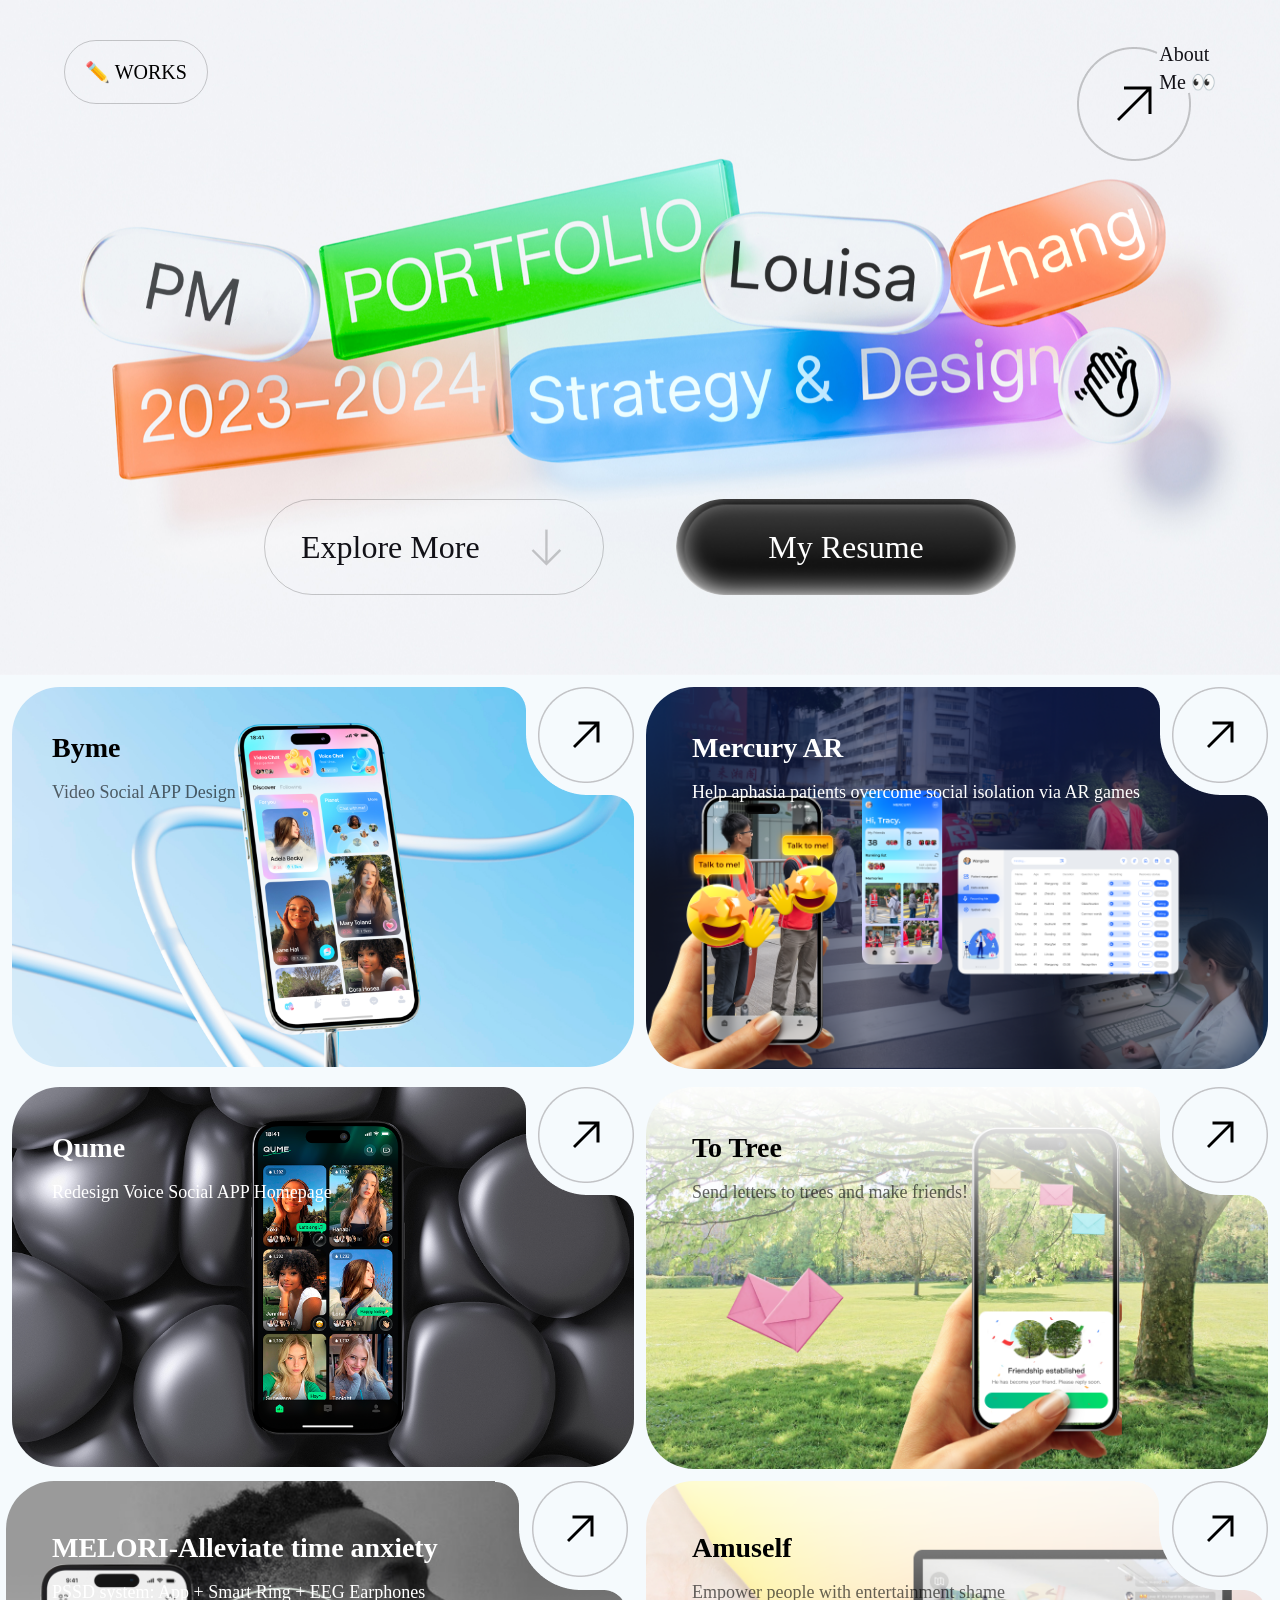
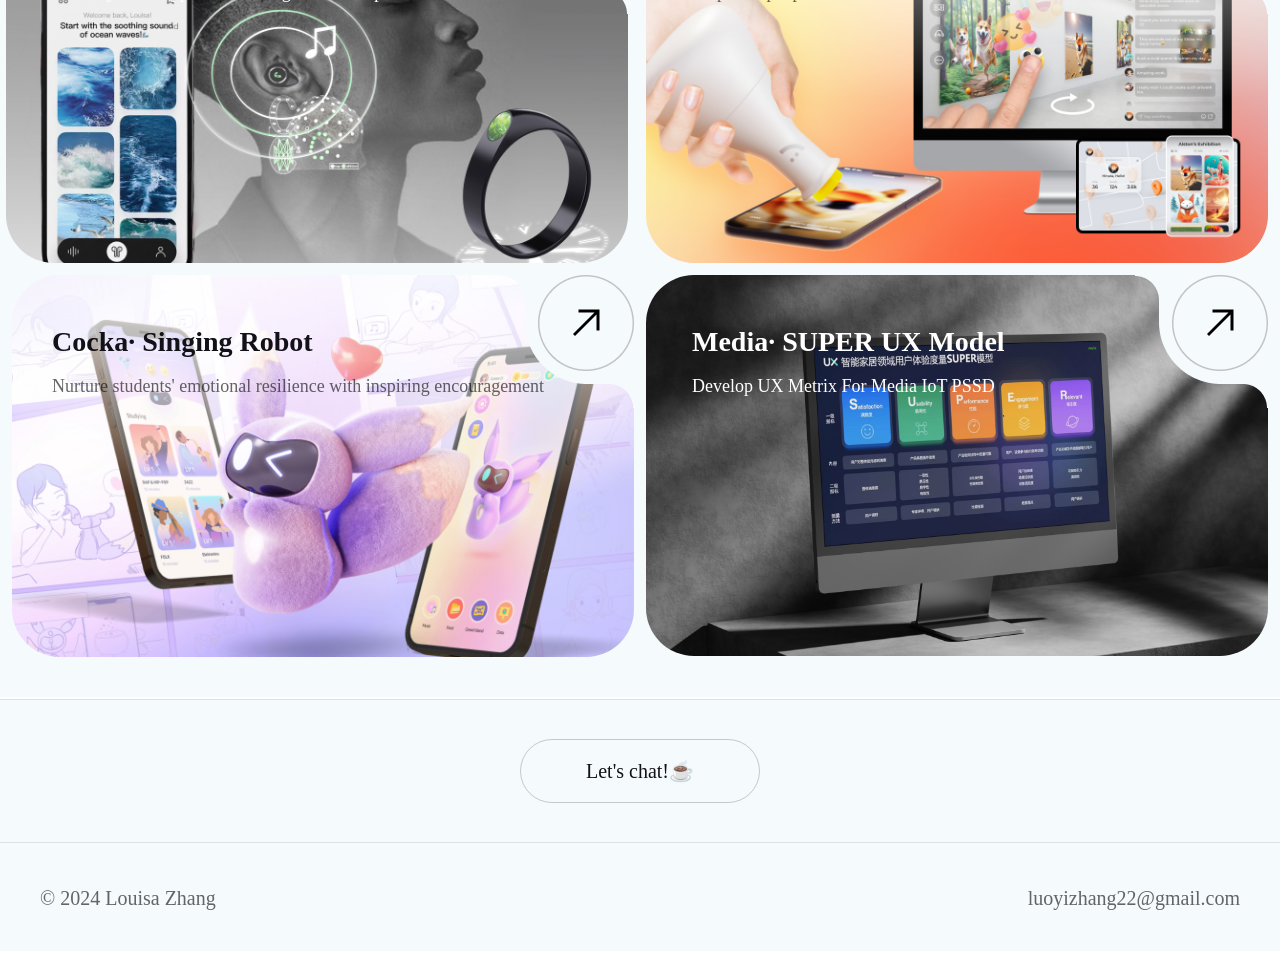
<file: index.html>
<!DOCTYPE html>
<html lang="en" class="scroll-smooth font-sans">

<head>
  <meta charset="UTF-8">
  <meta name="viewport" content="width=device-width, initial-scale=1.0">
  <title>Louisa Portfolio</title>
  <link href="./output.css?v=1.0" rel="stylesheet">
  <link rel="stylesheet" href="https://cdnjs.cloudflare.com/ajax/libs/animate.css/4.1.1/animate.min.css" />
</head>

<!-- CSS -->
<link rel="icon" type="image/x-icon" href="./icons/logo031611.svg">
<link rel="stylesheet" href="./style/style.css">
<link href="https://fonts.googleapis.com/css2?family=Hepta+Slab:wght@400;600&display=swap" rel="stylesheet">

<body>
  <!-- Loading Screen -->
  <div id="loading-screen">
    <div class="loader"></div>
  </div>
  <!-- Navbar -->
  <div class="hidden-below-sm">
    <nav class="flex justify-between absolute top-0 left-0 w-full px-16 py-10 z-30 animate__animated animate__fadeInDown">
      <div class="flex justify-normal w-1/3 space-x-8">
        <a href="#works"
          class="flex justify-center w-[144px] h-16 justify-normal text-xl rounded-full border border-black/20 text-black hover:bg-black hover:text-white hover:border-0 transition-all duration-300 ease-in-out"><button>✏️
            WORKS</button></a>
      </div>
      <div class="flex justify-end w-1/3 relative">
        <button class="flex">
          <div class="relative z-10">
            <img src="images/media/homepage_about_me.png" alt="About Me"
              class="transition-opacity duration-500 ease-in-out absolute w-full h-full">
            <img src="images/media/homepage_about_me_hover.png" alt="About Me Hover"
              class="transition-opacity duration-500 ease-in-out w-full h-full opacity-0">
          </div>
          <p class="ml-[-32px] text-xl text-left z-20">About <br>Me 👀</p>
        </button>
      </div>
    </nav>
  </div>

  <!-- Hero Section -->
  <div>
    <div class="z-0 animate__animated animate__fadeIn">
      <img src="images/media/cover.png" class="w-full h-auto mb-[-176px] z-0">
    </div>
    <!-- -->
    <div class="hidden-below-sm">
      <div class="flex justify-center mt-[-176px] space-x-[72px] animate__animated animate__fadeInUp">
        <a href="#works">
          <button
            class="z-30 group flex items-center justify-center w-[340px] h-[96px] rounded-full border border-black/20 hover:bg-black hover:text-white hover:border-0 relative">
            <p class="text-[32px] absolute left-[36px]">Explore More</p>
            <img src="images/media/arrow_03.png"
              class="absolute right-[36px] transition-opacity duration-300 group-hover:opacity-0">
            <img src="images/media/arrow_04.png"
              class="absolute right-[36px] hidden group-hover:block transition-opacity duration-300">
          </button>
        </a>
        <a href="images/luoyizhang_resume_1127.pdf" target="_blank" class="resume-button-wrapper">
          <button class="animate__animated animate__pulse animate__infinite flex items-center justify-center w-[340px] h-[96px] rounded-full resume-button z-30">
            <p class="text-[32px] text-white">My Resume</p>
          </button>
        </a>
      </div>
      <div class="h-[80px]">
      </div>
    </div>
  </div>

  <!-- Works Section -->
  <div class="hidden-below-sm">

    <section id="works" class="flex bg-[#F5FAFD] px-24">
      <!-- byme -->
      <div class="w-1/2 h-auto perspective-1600">
        <div
          class="bg-[#F5FAFD] pt-[12px] pb-[6px] pl-[12px] pr-[6px] relative hover:rotate-y-[5deg] ease-in-out transform duration-300 transition-all">
          <a href="byme.html">
            <img class="w-full h-auto rounded-[48px] hover:brightness-110 ease-in-out duration-300"
              src="media/cover_byme.png">
          </a>
          <div class="absolute top-[52px] left-[52px] text-[28px] flex justify-normal space-x-[8px]">
            <p class="font-semibold text-black">Byme</p>
          </div>
          <p class="absolute top-[104px] left-[52px] text-[18px] text-black/60">Video Social APP Design</p>
          <div class="group">
            <img class="absolute top-[11px] right-[5px]" src="images/media/corner.png">
            <a href="byme.html">
              <img class="absolute top-[12px] right-[6px] transition-opacity duration-300 group-hover:opacity-0"
                src="images/media/arrow_02.png">
              <img class="absolute top-[12px] right-[6px] hidden group-hover:block transition-opacity duration-300"
                src="images/media/arrow_02_hover.png">
            </a>
          </div>
        </div>
      </div>
      <!-- mercury -->
      <div class="w-1/2 h-auto perspective-1600">
        <div
          class="bg-[#F5FAFD] pt-[12px] pb-[6px] pr-[12px] pl-[6px] relative hover:rotate-y-[-5deg] ease-in-out transform duration-300 transition-all">
          <a href="MercuryAR.html">
            <img class="w-full h-auto rounded-[48px] hover:brightness-125 ease-in-out duration-300"
              src="images/media/mer.png">
          </a>
          <div class="absolute top-[52px] left-[52px] text-[28px] flex justify-normal space-x-[8px]">
            <p class="text-white font-semibold">Mercury AR</p>
          </div>
          <p class="absolute top-[104px] left-[52px] text-[18px] text-white">Help aphasia patients overcome social isolation via AR games</p>
          <div class="group">
            <img class="absolute top-[11px] right-[11px]" src="images/media/corner.png">
            <a href="MercuryAR.html">
              <img class="absolute top-[12px] right-[12px] transition-opacity duration-300 group-hover:opacity-0"
                src="images/media/arrow_02.png">
              <img class="absolute top-[12px] right-[12px] hidden group-hover:block transition-opacity duration-300"
                src="images/media/arrow_02_hover.png">
            </a>
          </div>
        </div>
      </div>
    </section>
    
    <section id="works" class="flex bg-[#F5FAFD]">
      <!-- qume -->
      <div class="w-1/2 h-auto perspective-1600">
        <div
          class="bg-[#F5FAFD] pt-[12px] pb-[6px] pl-[12px] pr-[6px] relative hover:rotate-y-[5deg] ease-in-out transform duration-300 transition-all">
          <a href="qume.html">
            <img class="w-full h-auto rounded-[48px] hover:brightness-110 ease-in-out duration-300"
              src="media/cover_qume.png">
          </a>
          <div class="absolute top-[52px] left-[52px] text-[28px] flex justify-normal space-x-[8px]">
            <p class="font-semibold text-white">Qume</p>
          </div>
          <p class="absolute top-[104px] left-[52px] text-[18px] text-white">Redesign Voice Social APP Homepage</p>
          <div class="group">
            <img class="absolute top-[11px] right-[5px]" src="images/media/corner.png">
            <a href="qume.html">
              <img class="absolute top-[12px] right-[6px] transition-opacity duration-300 group-hover:opacity-0"
                src="images/media/arrow_02.png">
              <img class="absolute top-[12px] right-[6px] hidden group-hover:block transition-opacity duration-300"
                src="images/media/arrow_02_hover.png">
            </a>
          </div>
        </div>
      </div>
      <!-- totree -->
      <div class="w-1/2 h-auto perspective-1600">
        <div
          class="bg-[#F5FAFD] pt-[12px] pb-[6px] pr-[12px] pl-[6px] relative hover:rotate-y-[-5deg] ease-in-out transform duration-300 transition-all">
          <a href="https://www.figma.com/proto/BOqCrQRF74hnkCpTMDyufq/%E4%BD%9C%E5%93%81%E9%9B%86_HCI%E5%AD%A6%E6%9C%AF%E7%89%88?page-id=209%3A335&node-id=209-657&viewport=307%2C274%2C0.27&t=py5ldFujNHWEK0rV-1&scaling=min-zoom&content-scaling=fixed&starting-point-node-id=209%3A657">
            <img class="w-full h-auto rounded-[48px] hover:brightness-125 ease-in-out duration-300"
              src="images/media/tree.png">
          </a>
          <div class="absolute top-[52px] left-[52px] text-[28px] flex justify-normal space-x-[8px]">
            <p class="text-black font-semibold">To Tree</p>
          </div>
          <p class="absolute top-[104px] left-[52px] text-[18px] text-black/60">Send letters to trees and make friends!</p>
          <div class="group">
            <img class="absolute top-[11px] right-[11px]" src="images/media/corner.png">
            <a href="https://www.figma.com/proto/BOqCrQRF74hnkCpTMDyufq/%E4%BD%9C%E5%93%81%E9%9B%86_HCI%E5%AD%A6%E6%9C%AF%E7%89%88?page-id=209%3A335&node-id=209-657&viewport=307%2C274%2C0.27&t=py5ldFujNHWEK0rV-1&scaling=min-zoom&content-scaling=fixed&starting-point-node-id=209%3A657">
              <img class="absolute top-[12px] right-[12px] transition-opacity duration-300 group-hover:opacity-0"
                src="images/media/arrow_02.png">
              <img class="absolute top-[12px] right-[12px] hidden group-hover:block transition-opacity duration-300"
                src="images/media/arrow_02_hover.png">
            </a>
          </div>
        </div>
      </div>
    </section>

    <section class="flex bg-[#F5FAFD]">
      <!-- Cocka-->
      <div class="w-1/2 h-auto perspective-1600">
        <div
          class="bg-[#F5FAFD] pt-[6px] pb-[6px] pr-[12px] pl-[6px] relative hover:rotate-y-[-5deg] ease-in-out transform duration-300 transition-all">
          <a href="TA.html">
            <img class="w-full h-auto rounded-[48px] hover:brightness-110 ease-in-out duration-300"
              src="images/media/TAA.png">
          </a>
          <div class="absolute top-[52px] left-[52px] text-[28px] flex justify-normal space-x-[8px]">
            <p class="font-semibold text-white">MELORI-Alleviate time anxiety</p>
          </div>
          <p class="absolute top-[104px] left-[52px] text-[18px] text-white">PSSD system: App + Smart Ring + EEG Earphones</p>
          <div class="group">
            <img class="absolute top-[6px] right-[12px]" src="images/media/corner.png">
            <a href="TA.html">
              <img class="absolute top-[6px] right-[12px] transition-opacity duration-300 group-hover:opacity-0"
                src="images/media/arrow_02.png">
              <img class="absolute top-[6px] right-[12px] hidden group-hover:block transition-opacity duration-300"
                src="images/media/arrow_02_hover.png">
            </a>
          </div>
        </div>
      </div>
      <!-- Amuse Oneself-->
      <div class="w-1/2 h-auto perspective-1600">
        <div
          class="bg-[#F5FAFD] pt-[6px] pb-[6px] pr-[12px] pl-[6px] relative hover:rotate-y-[-5deg] ease-in-out transform duration-300 transition-all">
          <a href="YLXC.html">
            <img class="w-full h-auto rounded-[48px] hover:brightness-110 ease-in-out duration-300"
              src="images/media/Amuse.png">
          </a>
          <div class="absolute top-[52px] left-[52px] text-[28px] flex justify-normal space-x-[8px]">
            <p class="font-semibold text-black">Amuself</p>
          </div>
          <p class="absolute top-[104px] left-[52px] text-[18px] text-black/60">Empower people with entertainment shame</p>
          <div class="group">
            <img class="absolute top-[6px] right-[12px]" src="images/media/corner.png">
            <a href="YLXC.html">
              <img class="absolute top-[6px] right-[12px] transition-opacity duration-300 group-hover:opacity-0"
                src="images/media/arrow_02.png">
              <img class="absolute top-[6px] right-[12px] hidden group-hover:block transition-opacity duration-300"
                src="images/media/arrow_02_hover.png">
            </a>
          </div>
        </div>
      </div>
    </section>
    
    <section class="flex bg-[#F5FAFD]">
      <!--Cocka -->
      <div class="w-1/2 h-auto perspective-1600">
        <div
          class="bg-[#F5FAFD] pt-[6px] pb-[40px] pl-[12px] pr-[6px] relative hover:rotate-y-[5deg] ease-in-out transform duration-300 transition-all">
          <a href="Cocka.html">
            <img class="w-full h-auto rounded-[48px] hover:brightness-110 ease-in-out duration-300"
              src="images/media/COCC.png">
          </a>
          <div class="absolute top-[52px] left-[52px] text-[28px] flex justify-normal space-x-[8px]">
            <p class="text-black/80 font-semibold">Cocka· Singing Robot</p>
          </div>
          <p class="absolute top-[104px] left-[52px] text-[18px] text-black/60">Nurture students' emotional resilience with inspiring encouragement</p>
          <div class="group">
            <img class="absolute top-[6px] right-[6px]" src="images/media/corner.png">
            <a href="Cocka.html">
              <img class="absolute top-[6px] right-[6px] transition-opacity duration-300 group-hover:opacity-0"
                src="images/media/arrow_02.png">
              <img class="absolute top-[6px] right-[6px] hidden group-hover:block transition-opacity duration-300"
                src="images/media/arrow_02_hover.png">
            </a>
          </div>
        </div>
      </div>
      <!-- supre -->
      <div class="w-1/2 h-auto perspective-1600">
        <div
          class="bg-[#F5FAFD] pt-[6px] pb-[6px] pr-[12px] pl-[6px] relative hover:rotate-y-[-5deg] ease-in-out transform duration-300 transition-all">
          <a href="super.html">
            <img class="w-full h-auto rounded-[48px] hover:brightness-125 ease-in-out duration-300"
              src="media/cover_super.png">
          </a>
          <div class="absolute top-[52px] left-[52px] text-[28px] flex justify-normal space-x-[8px]">
            <p class="font-semibold text-white">Media· SUPER UX Model</p>
          </div>
          <p class="absolute top-[104px] left-[52px] text-[18px] text-white">Develop UX Metrix For Media IoT PSSD</p>
          <div class="group">
            <img class="absolute top-[6px] right-[12px]" src="images/media/corner.png">
            <a href="super.html">
              <img class="absolute top-[6px] right-[12px] transition-opacity duration-300 group-hover:opacity-0"
                src="images/media/arrow_02.png">
              <img class="absolute top-[6px] right-[12px] hidden group-hover:block transition-opacity duration-300"
                src="images/media/arrow_02_hover.png">
            </a>
          </div>
        </div>
      </div>
    </section>
    <section class="flex bg-[#F5FAFD]">
  </div>


  <!-- More -->
  <div class="hidden-below-sm">
    <section class="mt-[2px] h-[144px] bg-[#F5FAFD] border-t border-b border-black/10 flex justify-center items-center">
      <button
        class="cursor-not-allowed flex justify-center items-center rounded-full border border-black/20 w-[240px] h-[64px] hover:bg-black/10">
        <p class="text-[20px]">Let's chat!☕</p>
      </button>
    </section>
  </div>
  <div class="visible-below-lg">
    <section class="h-[96px] bg-[#F5FAFD] border-t border-b border-black/10 flex justify-center items-center">
      <button
        class="cursor-not-allowed flex justify-center items-center rounded-full border border-black/20 w-[200px] h-[48px] hover:bg-black/10">
        <p class="text-[14px]">Let's chat!☕</p>
      </button>
    </section>
  </div>

  <!-- Footer -->
  <!-- web端Footer -->
  <div class="hidden-below-sm">
    <footer class="bg-[#F5FAFD] h-[108px] text-[20px]">
      <div class="flex justify-between p-[40px] text-black/60">
        <p>© 2024 Louisa Zhang</p>
        <a href="mailto:chengkezha@gmail.com"
          class="hover:underline hover:text-black transition-all duration-300 ease-in-out">
          luoyizhang22@gmail.com
        </a>
      </div>
    </footer>
  </div>
  <!-- 移动端Footer -->
  <div class="visible-below-lg">
    <footer class="bg-[#F5FAFD] h-[108px] text-[14px]">
      <div class="flex flex-col items-center p-[40px] text-black/60 space-y-[8px]">
        <p>© 2024 Louisa Zhang</p>
        <a href="mailto:chengkezha@gmail.com"
          class="hover:underline hover:text-black transition-all duration-300 ease-in-out">
          luoyizhang22@gmail.com
        </a>
      </div>
    </footer>
  </div>
  
  <!-- about me悬停动画 -->
  <style>
    button:hover img:nth-child(1) {
      opacity: 0;
      /* Hide original image on hover */
    }

    button:hover img:nth-child(2) {
      opacity: 1;
      /* Show hover image on hover */
    }
  </style>
  <!-- Resume悬停动画 -->
  <style>
    .resume-button {
      background-image: url('images/media/resume.png');
      background-size: cover;
      background-position: center;
      transition: background-image 0.3s ease;
    }

    .resume-button:hover {
      background-image: url('images/media/resume_hover.png');
    }
  </style>

  <!-- 加载动画 -->
  <script>
    window.addEventListener('load', function () {
      const loadingScreen = document.getElementById('loading-screen');
      loadingScreen.style.display = 'none';
    });
  </script>

  <!-- css -->
  <style>
    /* 加载页面 */
    #loading-screen {
      position: fixed;
      width: 100%;
      height: 100%;
      background-color: white;
      display: flex;
      justify-content: center;
      align-items: center;
      z-index: 1000;
    }

    .loader {
      border: 8px solid #f3f3f3;
      border-radius: 50%;
      border-top: 8px solid #000000;
      width: 60px;
      height: 60px;
      animation: spin 1s linear infinite;
    }

    @keyframes spin {
      0% {
        transform: rotate(0deg);
      }

      100% {
        transform: rotate(360deg);
      }
    }

    /* 断点 */

    /* 默认隐藏 */
    .hidden-below-sm {
      display: none;
    }

    /* 仅当屏幕宽度大于等于1024px时显示 */
    @media (min-width: 1024px) {
      .hidden-below-sm {
        display: block;
      }
    }

    /* 默认隐藏 */
    .visible-below-lg {
      display: none;
    }

    /* 屏幕宽度小于1024px时显示 */
    @media (max-width: 1023px) {
      .visible-below-lg {
        display: block;
      }
    }
  </style>

</body>


</html>
</file>
<file: output.css>
*, ::before, ::after {
  --tw-border-spacing-x: 0;
  --tw-border-spacing-y: 0;
  --tw-translate-x: 0;
  --tw-translate-y: 0;
  --tw-rotate: 0;
  --tw-skew-x: 0;
  --tw-skew-y: 0;
  --tw-scale-x: 1;
  --tw-scale-y: 1;
  --tw-pan-x:  ;
  --tw-pan-y:  ;
  --tw-pinch-zoom:  ;
  --tw-scroll-snap-strictness: proximity;
  --tw-gradient-from-position:  ;
  --tw-gradient-via-position:  ;
  --tw-gradient-to-position:  ;
  --tw-ordinal:  ;
  --tw-slashed-zero:  ;
  --tw-numeric-figure:  ;
  --tw-numeric-spacing:  ;
  --tw-numeric-fraction:  ;
  --tw-ring-inset:  ;
  --tw-ring-offset-width: 0px;
  --tw-ring-offset-color: #fff;
  --tw-ring-color: rgb(59 130 246 / 0.5);
  --tw-ring-offset-shadow: 0 0 #0000;
  --tw-ring-shadow: 0 0 #0000;
  --tw-shadow: 0 0 #0000;
  --tw-shadow-colored: 0 0 #0000;
  --tw-blur:  ;
  --tw-brightness:  ;
  --tw-contrast:  ;
  --tw-grayscale:  ;
  --tw-hue-rotate:  ;
  --tw-invert:  ;
  --tw-saturate:  ;
  --tw-sepia:  ;
  --tw-drop-shadow:  ;
  --tw-backdrop-blur:  ;
  --tw-backdrop-brightness:  ;
  --tw-backdrop-contrast:  ;
  --tw-backdrop-grayscale:  ;
  --tw-backdrop-hue-rotate:  ;
  --tw-backdrop-invert:  ;
  --tw-backdrop-opacity:  ;
  --tw-backdrop-saturate:  ;
  --tw-backdrop-sepia:  ;
  --tw-contain-size:  ;
  --tw-contain-layout:  ;
  --tw-contain-paint:  ;
  --tw-contain-style:  ;
}

::backdrop {
  --tw-border-spacing-x: 0;
  --tw-border-spacing-y: 0;
  --tw-translate-x: 0;
  --tw-translate-y: 0;
  --tw-rotate: 0;
  --tw-skew-x: 0;
  --tw-skew-y: 0;
  --tw-scale-x: 1;
  --tw-scale-y: 1;
  --tw-pan-x:  ;
  --tw-pan-y:  ;
  --tw-pinch-zoom:  ;
  --tw-scroll-snap-strictness: proximity;
  --tw-gradient-from-position:  ;
  --tw-gradient-via-position:  ;
  --tw-gradient-to-position:  ;
  --tw-ordinal:  ;
  --tw-slashed-zero:  ;
  --tw-numeric-figure:  ;
  --tw-numeric-spacing:  ;
  --tw-numeric-fraction:  ;
  --tw-ring-inset:  ;
  --tw-ring-offset-width: 0px;
  --tw-ring-offset-color: #fff;
  --tw-ring-color: rgb(59 130 246 / 0.5);
  --tw-ring-offset-shadow: 0 0 #0000;
  --tw-ring-shadow: 0 0 #0000;
  --tw-shadow: 0 0 #0000;
  --tw-shadow-colored: 0 0 #0000;
  --tw-blur:  ;
  --tw-brightness:  ;
  --tw-contrast:  ;
  --tw-grayscale:  ;
  --tw-hue-rotate:  ;
  --tw-invert:  ;
  --tw-saturate:  ;
  --tw-sepia:  ;
  --tw-drop-shadow:  ;
  --tw-backdrop-blur:  ;
  --tw-backdrop-brightness:  ;
  --tw-backdrop-contrast:  ;
  --tw-backdrop-grayscale:  ;
  --tw-backdrop-hue-rotate:  ;
  --tw-backdrop-invert:  ;
  --tw-backdrop-opacity:  ;
  --tw-backdrop-saturate:  ;
  --tw-backdrop-sepia:  ;
  --tw-contain-size:  ;
  --tw-contain-layout:  ;
  --tw-contain-paint:  ;
  --tw-contain-style:  ;
}

/*
! tailwindcss v3.4.15 | MIT License | https://tailwindcss.com
*/

/*
1. Prevent padding and border from affecting element width. (https://github.com/mozdevs/cssremedy/issues/4)
2. Allow adding a border to an element by just adding a border-width. (https://github.com/tailwindcss/tailwindcss/pull/116)
*/

*,
::before,
::after {
  box-sizing: border-box;
  /* 1 */
  border-width: 0;
  /* 2 */
  border-style: solid;
  /* 2 */
  border-color: #e5e7eb;
  /* 2 */
}

::before,
::after {
  --tw-content: '';
}

/*
1. Use a consistent sensible line-height in all browsers.
2. Prevent adjustments of font size after orientation changes in iOS.
3. Use a more readable tab size.
4. Use the user's configured `sans` font-family by default.
5. Use the user's configured `sans` font-feature-settings by default.
6. Use the user's configured `sans` font-variation-settings by default.
7. Disable tap highlights on iOS
*/

html,
:host {
  line-height: 1.5;
  /* 1 */
  -webkit-text-size-adjust: 100%;
  /* 2 */
  -moz-tab-size: 4;
  /* 3 */
  -o-tab-size: 4;
     tab-size: 4;
  /* 3 */
  font-family: ui-sans-serif, system-ui, sans-serif, "Apple Color Emoji", "Segoe UI Emoji", "Segoe UI Symbol", "Noto Color Emoji";
  /* 4 */
  font-feature-settings: normal;
  /* 5 */
  font-variation-settings: normal;
  /* 6 */
  -webkit-tap-highlight-color: transparent;
  /* 7 */
}

/*
1. Remove the margin in all browsers.
2. Inherit line-height from `html` so users can set them as a class directly on the `html` element.
*/

body {
  margin: 0;
  /* 1 */
  line-height: inherit;
  /* 2 */
}

/*
1. Add the correct height in Firefox.
2. Correct the inheritance of border color in Firefox. (https://bugzilla.mozilla.org/show_bug.cgi?id=190655)
3. Ensure horizontal rules are visible by default.
*/

hr {
  height: 0;
  /* 1 */
  color: inherit;
  /* 2 */
  border-top-width: 1px;
  /* 3 */
}

/*
Add the correct text decoration in Chrome, Edge, and Safari.
*/

abbr:where([title]) {
  -webkit-text-decoration: underline dotted;
          text-decoration: underline dotted;
}

/*
Remove the default font size and weight for headings.
*/

h1,
h2,
h3,
h4,
h5,
h6 {
  font-size: inherit;
  font-weight: inherit;
}

/*
Reset links to optimize for opt-in styling instead of opt-out.
*/

a {
  color: inherit;
  text-decoration: inherit;
}

/*
Add the correct font weight in Edge and Safari.
*/

b,
strong {
  font-weight: bolder;
}

/*
1. Use the user's configured `mono` font-family by default.
2. Use the user's configured `mono` font-feature-settings by default.
3. Use the user's configured `mono` font-variation-settings by default.
4. Correct the odd `em` font sizing in all browsers.
*/

code,
kbd,
samp,
pre {
  font-family: ui-monospace, SFMono-Regular, Menlo, Monaco, Consolas, "Liberation Mono", "Courier New", monospace;
  /* 1 */
  font-feature-settings: normal;
  /* 2 */
  font-variation-settings: normal;
  /* 3 */
  font-size: 1em;
  /* 4 */
}

/*
Add the correct font size in all browsers.
*/

small {
  font-size: 80%;
}

/*
Prevent `sub` and `sup` elements from affecting the line height in all browsers.
*/

sub,
sup {
  font-size: 75%;
  line-height: 0;
  position: relative;
  vertical-align: baseline;
}

sub {
  bottom: -0.25em;
}

sup {
  top: -0.5em;
}

/*
1. Remove text indentation from table contents in Chrome and Safari. (https://bugs.chromium.org/p/chromium/issues/detail?id=999088, https://bugs.webkit.org/show_bug.cgi?id=201297)
2. Correct table border color inheritance in all Chrome and Safari. (https://bugs.chromium.org/p/chromium/issues/detail?id=935729, https://bugs.webkit.org/show_bug.cgi?id=195016)
3. Remove gaps between table borders by default.
*/

table {
  text-indent: 0;
  /* 1 */
  border-color: inherit;
  /* 2 */
  border-collapse: collapse;
  /* 3 */
}

/*
1. Change the font styles in all browsers.
2. Remove the margin in Firefox and Safari.
3. Remove default padding in all browsers.
*/

button,
input,
optgroup,
select,
textarea {
  font-family: inherit;
  /* 1 */
  font-feature-settings: inherit;
  /* 1 */
  font-variation-settings: inherit;
  /* 1 */
  font-size: 100%;
  /* 1 */
  font-weight: inherit;
  /* 1 */
  line-height: inherit;
  /* 1 */
  letter-spacing: inherit;
  /* 1 */
  color: inherit;
  /* 1 */
  margin: 0;
  /* 2 */
  padding: 0;
  /* 3 */
}

/*
Remove the inheritance of text transform in Edge and Firefox.
*/

button,
select {
  text-transform: none;
}

/*
1. Correct the inability to style clickable types in iOS and Safari.
2. Remove default button styles.
*/

button,
input:where([type='button']),
input:where([type='reset']),
input:where([type='submit']) {
  -webkit-appearance: button;
  /* 1 */
  background-color: transparent;
  /* 2 */
  background-image: none;
  /* 2 */
}

/*
Use the modern Firefox focus style for all focusable elements.
*/

:-moz-focusring {
  outline: auto;
}

/*
Remove the additional `:invalid` styles in Firefox. (https://github.com/mozilla/gecko-dev/blob/2f9eacd9d3d995c937b4251a5557d95d494c9be1/layout/style/res/forms.css#L728-L737)
*/

:-moz-ui-invalid {
  box-shadow: none;
}

/*
Add the correct vertical alignment in Chrome and Firefox.
*/

progress {
  vertical-align: baseline;
}

/*
Correct the cursor style of increment and decrement buttons in Safari.
*/

::-webkit-inner-spin-button,
::-webkit-outer-spin-button {
  height: auto;
}

/*
1. Correct the odd appearance in Chrome and Safari.
2. Correct the outline style in Safari.
*/

[type='search'] {
  -webkit-appearance: textfield;
  /* 1 */
  outline-offset: -2px;
  /* 2 */
}

/*
Remove the inner padding in Chrome and Safari on macOS.
*/

::-webkit-search-decoration {
  -webkit-appearance: none;
}

/*
1. Correct the inability to style clickable types in iOS and Safari.
2. Change font properties to `inherit` in Safari.
*/

::-webkit-file-upload-button {
  -webkit-appearance: button;
  /* 1 */
  font: inherit;
  /* 2 */
}

/*
Add the correct display in Chrome and Safari.
*/

summary {
  display: list-item;
}

/*
Removes the default spacing and border for appropriate elements.
*/

blockquote,
dl,
dd,
h1,
h2,
h3,
h4,
h5,
h6,
hr,
figure,
p,
pre {
  margin: 0;
}

fieldset {
  margin: 0;
  padding: 0;
}

legend {
  padding: 0;
}

ol,
ul,
menu {
  list-style: none;
  margin: 0;
  padding: 0;
}

/*
Reset default styling for dialogs.
*/

dialog {
  padding: 0;
}

/*
Prevent resizing textareas horizontally by default.
*/

textarea {
  resize: vertical;
}

/*
1. Reset the default placeholder opacity in Firefox. (https://github.com/tailwindlabs/tailwindcss/issues/3300)
2. Set the default placeholder color to the user's configured gray 400 color.
*/

input::-moz-placeholder, textarea::-moz-placeholder {
  opacity: 1;
  /* 1 */
  color: #9ca3af;
  /* 2 */
}

input::placeholder,
textarea::placeholder {
  opacity: 1;
  /* 1 */
  color: #9ca3af;
  /* 2 */
}

/*
Set the default cursor for buttons.
*/

button,
[role="button"] {
  cursor: pointer;
}

/*
Make sure disabled buttons don't get the pointer cursor.
*/

:disabled {
  cursor: default;
}

/*
1. Make replaced elements `display: block` by default. (https://github.com/mozdevs/cssremedy/issues/14)
2. Add `vertical-align: middle` to align replaced elements more sensibly by default. (https://github.com/jensimmons/cssremedy/issues/14#issuecomment-634934210)
   This can trigger a poorly considered lint error in some tools but is included by design.
*/

img,
svg,
video,
canvas,
audio,
iframe,
embed,
object {
  display: block;
  /* 1 */
  vertical-align: middle;
  /* 2 */
}

/*
Constrain images and videos to the parent width and preserve their intrinsic aspect ratio. (https://github.com/mozdevs/cssremedy/issues/14)
*/

img,
video {
  max-width: 100%;
  height: auto;
}

/* Make elements with the HTML hidden attribute stay hidden by default */

[hidden]:where(:not([hidden="until-found"])) {
  display: none;
}

:root {
  --tw-rotate-x: 0;
  --tw-rotate-y: 0;
  --tw-translate-z: 0;
  --tw-scale-z: 1;
  --tw-rotate-3d: 0,0,0,0deg;
}

.fixed {
  position: fixed;
}

.absolute {
  position: absolute;
}

.relative {
  position: relative;
}

.left-0 {
  left: 0px;
}

.left-\[36px\] {
  left: 36px;
}

.left-\[52px\] {
  left: 52px;
}

.right-\[12px\] {
  right: 12px;
}

.right-\[36px\] {
  right: 36px;
}

.right-\[6px\] {
  right: 6px;
}

.top-0 {
  top: 0px;
}

.top-\[104px\] {
  top: 104px;
}

.top-\[12px\] {
  top: 12px;
}

.top-\[52px\] {
  top: 52px;
}

.top-\[6px\] {
  top: 6px;
}

.right-\[5px\] {
  right: 5px;
}

.top-\[5px\] {
  top: 5px;
}

.top-\[11px\] {
  top: 11px;
}

.right-\[11px\] {
  right: 11px;
}

.z-0 {
  z-index: 0;
}

.z-10 {
  z-index: 10;
}

.z-20 {
  z-index: 20;
}

.z-30 {
  z-index: 30;
}

.mb-\[-176px\] {
  margin-bottom: -176px;
}

.ml-\[-32px\] {
  margin-left: -32px;
}

.mt-\[-176px\] {
  margin-top: -176px;
}

.mt-\[2px\] {
  margin-top: 2px;
}

.block {
  display: block;
}

.flex {
  display: flex;
}

.hidden {
  display: none;
}

.h-16 {
  height: 4rem;
}

.h-\[108px\] {
  height: 108px;
}

.h-\[144px\] {
  height: 144px;
}

.h-\[240px\] {
  height: 240px;
}

.h-\[48px\] {
  height: 48px;
}

.h-\[640px\] {
  height: 640px;
}

.h-\[64px\] {
  height: 64px;
}

.h-\[80px\] {
  height: 80px;
}

.h-\[96px\] {
  height: 96px;
}

.h-auto {
  height: auto;
}

.h-full {
  height: 100%;
}

.w-1\/2 {
  width: 50%;
}

.w-1\/3 {
  width: 33.333333%;
}

.w-\[144px\] {
  width: 144px;
}

.w-\[178px\] {
  width: 178px;
}

.w-\[200px\] {
  width: 200px;
}

.w-\[240px\] {
  width: 240px;
}

.w-\[280px\] {
  width: 280px;
}

.w-\[340px\] {
  width: 340px;
}

.w-full {
  width: 100%;
}

.transform {
  transform: translate(var(--tw-translate-x), var(--tw-translate-y)) rotate(var(--tw-rotate)) skewX(var(--tw-skew-x)) skewY(var(--tw-skew-y)) scaleX(var(--tw-scale-x)) scaleY(var(--tw-scale-y));
}

.cursor-not-allowed {
  cursor: not-allowed;
}

.flex-col {
  flex-direction: column;
}

.items-center {
  align-items: center;
}

.justify-normal {
  justify-content: normal;
}

.justify-end {
  justify-content: flex-end;
}

.justify-center {
  justify-content: center;
}

.justify-between {
  justify-content: space-between;
}

.space-x-8 > :not([hidden]) ~ :not([hidden]) {
  --tw-space-x-reverse: 0;
  margin-right: calc(2rem * var(--tw-space-x-reverse));
  margin-left: calc(2rem * calc(1 - var(--tw-space-x-reverse)));
}

.space-x-\[72px\] > :not([hidden]) ~ :not([hidden]) {
  --tw-space-x-reverse: 0;
  margin-right: calc(72px * var(--tw-space-x-reverse));
  margin-left: calc(72px * calc(1 - var(--tw-space-x-reverse)));
}

.space-x-\[8px\] > :not([hidden]) ~ :not([hidden]) {
  --tw-space-x-reverse: 0;
  margin-right: calc(8px * var(--tw-space-x-reverse));
  margin-left: calc(8px * calc(1 - var(--tw-space-x-reverse)));
}

.space-y-\[8px\] > :not([hidden]) ~ :not([hidden]) {
  --tw-space-y-reverse: 0;
  margin-top: calc(8px * calc(1 - var(--tw-space-y-reverse)));
  margin-bottom: calc(8px * var(--tw-space-y-reverse));
}

.scroll-smooth {
  scroll-behavior: smooth;
}

.rounded-\[48px\] {
  border-radius: 48px;
}

.rounded-full {
  border-radius: 9999px;
}

.rounded-\[50px\] {
  border-radius: 50px;
}

.border {
  border-width: 1px;
}

.border-b {
  border-bottom-width: 1px;
}

.border-t {
  border-top-width: 1px;
}

.border-black\/10 {
  border-color: rgb(0 0 0 / 0.1);
}

.border-black\/20 {
  border-color: rgb(0 0 0 / 0.2);
}

.bg-\[\#F5FAFD\] {
  --tw-bg-opacity: 1;
  background-color: rgb(245 250 253 / var(--tw-bg-opacity, 1));
}

.bg-black {
  --tw-bg-opacity: 1;
  background-color: rgb(0 0 0 / var(--tw-bg-opacity, 1));
}

.bg-black\/80 {
  background-color: rgb(0 0 0 / 0.8);
}

.bg-cover {
  background-size: cover;
}

.bg-center {
  background-position: center;
}

.p-\[40px\] {
  padding: 40px;
}

.px-16 {
  padding-left: 4rem;
  padding-right: 4rem;
}

.px-\[12px\] {
  padding-left: 12px;
  padding-right: 12px;
}

.py-10 {
  padding-top: 2.5rem;
  padding-bottom: 2.5rem;
}

.pb-\[0px\] {
  padding-bottom: 0px;
}

.pb-\[36px\] {
  padding-bottom: 36px;
}

.pb-\[40px\] {
  padding-bottom: 40px;
}

.pb-\[6px\] {
  padding-bottom: 6px;
}

.pl-\[12px\] {
  padding-left: 12px;
}

.pl-\[6px\] {
  padding-left: 6px;
}

.pr-\[12px\] {
  padding-right: 12px;
}

.pr-\[6px\] {
  padding-right: 6px;
}

.pt-\[12px\] {
  padding-top: 12px;
}

.pt-\[6px\] {
  padding-top: 6px;
}

.text-left {
  text-align: left;
}

.font-sans {
  font-family: ui-sans-serif, system-ui, sans-serif, "Apple Color Emoji", "Segoe UI Emoji", "Segoe UI Symbol", "Noto Color Emoji";
}

.text-\[14px\] {
  font-size: 14px;
}

.text-\[18px\] {
  font-size: 18px;
}

.text-\[20px\] {
  font-size: 20px;
}

.text-\[28px\] {
  font-size: 28px;
}

.text-\[32px\] {
  font-size: 32px;
}

.text-xl {
  font-size: 1.25rem;
  line-height: 1.75rem;
}

.font-semibold {
  font-weight: 600;
}

.text-black {
  --tw-text-opacity: 1;
  color: rgb(0 0 0 / var(--tw-text-opacity, 1));
}

.text-black\/60 {
  color: rgb(0 0 0 / 0.6);
}

.text-white {
  --tw-text-opacity: 1;
  color: rgb(255 255 255 / var(--tw-text-opacity, 1));
}

.opacity-0 {
  opacity: 0;
}

.transition {
  transition-property: color, background-color, border-color, text-decoration-color, fill, stroke, opacity, box-shadow, transform, filter, -webkit-backdrop-filter;
  transition-property: color, background-color, border-color, text-decoration-color, fill, stroke, opacity, box-shadow, transform, filter, backdrop-filter;
  transition-property: color, background-color, border-color, text-decoration-color, fill, stroke, opacity, box-shadow, transform, filter, backdrop-filter, -webkit-backdrop-filter;
  transition-timing-function: cubic-bezier(0.4, 0, 0.2, 1);
  transition-duration: 150ms;
}

.transition-all {
  transition-property: all;
  transition-timing-function: cubic-bezier(0.4, 0, 0.2, 1);
  transition-duration: 150ms;
}

.transition-opacity {
  transition-property: opacity;
  transition-timing-function: cubic-bezier(0.4, 0, 0.2, 1);
  transition-duration: 150ms;
}

.duration-1000 {
  transition-duration: 1000ms;
}

.duration-300 {
  transition-duration: 300ms;
}

.duration-500 {
  transition-duration: 500ms;
}

.ease-in-out {
  transition-timing-function: cubic-bezier(0.4, 0, 0.2, 1);
}

.perspective-800 {
  perspective: 800px;
}

.perspective-1600 {
  perspective: 1600px;
}

.transform {
  transform: translate3d(var(--tw-translate-x), var(--tw-translate-y), var(--tw-translate-z)) rotateX(var(--tw-rotate-x)) rotateY(var(--tw-rotate-y)) rotateZ(var(--tw-rotate)) rotate3d(var(--tw-rotate-3d)) skewX(var(--tw-skew-x)) skewY(var(--tw-skew-y)) scale3d(var(--tw-scale-x),var(--tw-scale-y),var(--tw-scale-z)) !important;
}

.hover\:-translate-y-\[8px\]:hover {
  --tw-translate-y: -8px;
  transform: translate(var(--tw-translate-x), var(--tw-translate-y)) rotate(var(--tw-rotate)) skewX(var(--tw-skew-x)) skewY(var(--tw-skew-y)) scaleX(var(--tw-scale-x)) scaleY(var(--tw-scale-y));
}

.hover\:scale-105:hover {
  --tw-scale-x: 1.05;
  --tw-scale-y: 1.05;
  transform: translate(var(--tw-translate-x), var(--tw-translate-y)) rotate(var(--tw-rotate)) skewX(var(--tw-skew-x)) skewY(var(--tw-skew-y)) scaleX(var(--tw-scale-x)) scaleY(var(--tw-scale-y));
}

.hover\:scale-110:hover {
  --tw-scale-x: 1.1;
  --tw-scale-y: 1.1;
  transform: translate(var(--tw-translate-x), var(--tw-translate-y)) rotate(var(--tw-rotate)) skewX(var(--tw-skew-x)) skewY(var(--tw-skew-y)) scaleX(var(--tw-scale-x)) scaleY(var(--tw-scale-y));
}

.hover\:border-0:hover {
  border-width: 0px;
}

.hover\:bg-black:hover {
  --tw-bg-opacity: 1;
  background-color: rgb(0 0 0 / var(--tw-bg-opacity, 1));
}

.hover\:bg-black\/10:hover {
  background-color: rgb(0 0 0 / 0.1);
}

.hover\:text-black:hover {
  --tw-text-opacity: 1;
  color: rgb(0 0 0 / var(--tw-text-opacity, 1));
}

.hover\:text-white:hover {
  --tw-text-opacity: 1;
  color: rgb(255 255 255 / var(--tw-text-opacity, 1));
}

.hover\:underline:hover {
  text-decoration-line: underline;
}

.hover\:brightness-110:hover {
  --tw-brightness: brightness(1.1);
  filter: var(--tw-blur) var(--tw-brightness) var(--tw-contrast) var(--tw-grayscale) var(--tw-hue-rotate) var(--tw-invert) var(--tw-saturate) var(--tw-sepia) var(--tw-drop-shadow);
}

.hover\:brightness-125:hover {
  --tw-brightness: brightness(1.25);
  filter: var(--tw-blur) var(--tw-brightness) var(--tw-contrast) var(--tw-grayscale) var(--tw-hue-rotate) var(--tw-invert) var(--tw-saturate) var(--tw-sepia) var(--tw-drop-shadow);
}

.hover\:rotate-y-30:hover {
  --tw-rotate-y: 30deg;
}

.hover\:rotate-x-30:hover {
  --tw-rotate-x: 30deg;
}

.hover\:rotate-y-\[20deg\]:hover {
  --tw-rotate-y: 20deg;
}

.hover\:rotate-y-\[5deg\]:hover {
  --tw-rotate-y: 5deg;
}

.hover\:rotate-x-\[5deg\]:hover {
  --tw-rotate-x: 5deg;
}

.hover\:rotate-z-\[5deg\]:hover {
  --tw-rotate: 5deg;
}

.hover\:rotate-y-\[-5deg\]:hover {
  --tw-rotate-y: -5deg;
}

.group:hover .group-hover\:block {
  display: block;
}

.group:hover .group-hover\:opacity-0 {
  opacity: 0;
}
</file>
<file: style/style.css>
/* 字体定义 - 保持不变 */
@font-face {
  font-family: "HeptaSlab-Regular";
  src: url(../Fonts/Hepta_Slab/static/HeptaSlab-Regular.ttf);
}
.font1 {
  font-family: "HeptaSlab-Regular";
}

@font-face {
  font-family: "HeptaSlab-SemiBold";
  src: url(../Fonts/Hepta_Slab/static/HeptaSlab-SemiBold.ttf);
}
.font2 {
  font-family: "HeptaSlab-SemiBold";
}

/* 苹方字体部分保持不变 */
.pflight {
  font-family: "PingFang SC", "pflight", sans-serif;
}

.pfregular {
  font-family: "PingFang SC", "pfregular", sans-serif;
}

.pfmid {
  font-family: "PingFang SC", "pfmid", sans-serif;
}

.pfsemibold {
  font-family: "PingFang SC", "pfsemibold", sans-serif;
  font-weight: 700; /* 加粗 */
}

/* 响应式字体大小 */
/* 小屏幕（例如手机） */
@media (max-width: 600px) {
  .font1, .font2, .pflight, .pfregular, .pfmid, .pfsemibold {
    font-size: 14px; /* 调整为合适的小屏幕字体大小 */
  }
}

/* 中等屏幕（例如平板电脑） */
@media (min-width: 601px) and (max-width: 1024px) {
  .font1, .font2, .pflight, .pfregular, .pfmid, .pfsemibold {
    font-size: 16px; /* 调整为合适的中屏幕字体大小 */
  }
}

/* 大屏幕（例如笔记本电脑和桌面显示器） */
@media (min-width: 1025px) {
  .font1, .font2, .pflight, .pfregular, .pfmid, .pfsemibold {
    font-size: 18px; /* 调整为合适的大屏幕字体大小 */
  }
}


::-moz-selection {
  background-color: #ed1d24;
  color: #ffffff;
}

::selection {
  background-color: #ed1d24;
  color: #ffffff;
}

body {
  color: #121117;
  font-family: "Satoshi Regular";
  overflow-x: hidden;
}

.logo {
  width: 140px;
  height: auto;
}

.yellow {
  color: #121117;
}

.primary-button {
  color: #ffffff;
  background-color: #ed1d24;
  font-size: 14px;
  font-weight: bolder;
  font-family: "IBM Plex Mono";
  text-transform: uppercase;
  letter-spacing: 0.3px;
  padding: 0.5em 1em;
  border-radius: 0;
  -webkit-box-shadow: 0px 10px 30px 2px rgba(77, 49, 0, 0.15);
  box-shadow: 0px 10px 30px 2px rgba(77, 49, 0, 0.15);
}

.primary-button:hover {
  -webkit-transition: 300ms ease-out;
  transition: 300ms ease-out;
  background-color: #121117;
  color: #ffffff;
}

.secondary-button {
  color: #ed1d24;
  font-family: "Satoshi Medium";
  src: url(../Fonts/OTF/Satoshi-Medium.otf);
  font-size: 18px;
}

.fa-envelope {
  border-radius: 50%;
  padding: 1em;
  color: #ffffff;
  -webkit-transform: scale(1.5);
  transform: scale(1.5);
  background-color: #ed1d24;
}

.fa-envelope:hover {
  -webkit-transition: 300ms ease-out;
  transition: 300ms ease-out;
  background-color: #121117;
  color: #ffffff;
}

.fa-brands:hover {
  -webkit-transition: 300ms ease-out;
  transition: 300ms ease-out;
  color: #ed1d24;
}

.heroImg {
  width: 380px;
  height: auto;
}

#myImg {
  width: 220px;
  height: 220px;
}

.icons {
  background-color: #2825f37e;
  color: #121117;
}

.line {
  padding: 1px;
  background-color: #ed1d24;
}

.dot {
  width: 4px;
  height: 4px;
  background-color: #121117;
  opacity: 0.4;
  border-radius: 50%;
}

.problem-solved {
  background-color: #9af8ae;
  color: #064614;
  border-radius: 0 0 100px 0;
}

.big-title {
  font-size: 40px;
  line-height: 60px;
  font-family: "Satoshi Medium";
  src: url(../Fonts/OTF/Satoshi-Medium.otf);
}

.title {
  font-size: 26px;
  line-height: 48px;
  font-family: "Satoshi Medium";
  src: url(../Fonts/OTF/Satoshi-Medium.otf);
}

.subtitle {
  font-size: 12px;
  line-height: 30px;
  font-family: "Satoshi Regular";
  src: url(../Fonts/OTF/Satoshi-Regular.otf);
}

.tags {
  font-size: 14px;
  font-family: "Satoshi Bold";
  src: url(../Fonts/OTF/Satoshi-Bold.otf);
  text-transform: uppercase;
  padding: 0.5em 0.75em;
  background-color: #000000;
  color: #ffffff;
  display: inline;
  border-radius: 0px;
}

.caption {
  font-size: 16px;
  letter-spacing: 0.8px;
  font-family: "pfmid";
  text-transform: uppercase;
}

.accent-col {
  color: #ed1d24;
}

.case-study-cover {
  -webkit-filter: grayscale(1);
  filter: grayscale(1);
  -webkit-transition: 500ms all ease-out;
  transition: 500ms all ease-out;
}

.case-study:hover .case-study-cover {
  -webkit-filter: grayscale(0);
  filter: grayscale(0);
}

.show-at-small {
  display: none;
}

.show-at-small .small-box {
  background-color: rgba(32, 32, 184, 0.145);
}

#uparrow {
  display: none;
  text-decoration: none;
  position: fixed;
  z-index: 999;
  top: 88%;
  right: 10%;
  width: 48px;
  height: 48px;
  padding-top: 12px;
  background-color: #ffffff;
  opacity: 0.7;
  border: 1px solid #121117;
  border-radius: 50%;
  text-align: center;
  -webkit-box-align: center;
  -ms-flex-align: center;
  align-items: center;
  -webkit-box-pack: center;
  -ms-flex-pack: center;
  justify-content: center;
  color: #121117;
}

@media only screen and (max-width: 640px) {
  .big-title {
    font-size: 38px;
    line-height: 60px;
    font-family: "Satoshi Medium";
    src: url(../Fonts/OTF/Satoshi-Medium.otf);
  }
  #footer .footer-logo {
    display: none;
  }
  .custom__cursor__inner,
  .custom__cursor__outer {
    display: none;
  }
  .prototype {
    display: none;
  }
  .show-at-small {
    display: block;
  }
  .show-at-small .small-box {
    background-color: rgba(32, 32, 184, 0.145);
  }
}

@media only screen and (max-width: 320px) {
  .big-title {
    font-size: 26px;
    line-height: 40px;
    font-family: "Satoshi Medium";
    src: url(../Fonts/OTF/Satoshi-Regular.otf);
  }
  .name {
    font-size: 16px;
  }
}

.mobile-menu {
  color: #121117;
}

.mobile-nav-items li {
  margin-top: 1em;
}

/*# sourceMappingURL=style.css.map */

.rlist {
  top: 30%;
  font-size: 14px;
  font-family: "pfregular";
  src: url(../Fonts/OTF/Satoshi-Regular.otf);
}

.tlist {
  top: 0%;
  left: 10%;
  font-size: 14px;
  font-family: "pfregular";
  src: url(../Fonts/OTF/Satoshi-Regular.otf);
}

.boldfont {
  font-family: "Satoshi Bold";
  src: url(../Fonts/OTF/Satoshi-Medium.otf);
}

.midfont {
  font-family: "Satoshi Medium";
  src: url(../Fonts/OTF/Satoshi-Medium.otf);
}

.regfont {
  font-family: "Satoshi Regular";
  src: url(../Fonts/OTF/Satoshi-Regular.otf);
}

.showout {
  z-index: 9999;
}

.swiper {
  width: 1300px;
}

.banner {
  width: 100%;
}

/* 0316 新增样式 */
#contentFather {
  position: relative;
}
#throughBox {
  position: absolute;
  width: 100vw;
  right: 0px;
}

.card {
  border: none;
  border-radius: 0px;
}

.card .card-img {
  border-radius: 0px;
}



.card-img-overlay {
  position: absolute;
  top: 0;
  bottom: 0;
  left: 0;
  right: 0;
  height: 100%;
  width: 100%;
  opacity: 0;
  transition: .5s ease;
  background-color: rgba(255, 255, 255, 0.85);
  /* 添加背景颜色并设置透明度 */
  backdrop-filter: blur(64px);
  /* 添加模糊效果 */
  display: flex;
  flex-direction: column;
  justify-content: center;
  align-items: center;
}

.card:hover .card-img-overlay {
  opacity: 1;
}

.card:hover {
  box-shadow: 0px 30px 60px rgba(0, 0, 0, 0.05);
  /* 添加投影效果 */
  transform: translate(0px, -10px);
  /* 卡片向左上方偏移5像素 */
  transition: all 0.3s cubic-bezier(0.25, 0.46, 0.45, 0.94);
  /* 添加动画效果 */
}

/* 0120 */
.ratio-container {
  position: relative;
  width: 100%; /* 宽度取决于父元素 */
  padding-top: 67%; /* 16:9 比例，可以根据需要调整 */
  overflow: hidden;
}

.ratio-img {
  position: absolute;
  top: 0;
  left: 0;
  width: 100%;
  height: 100%;
  object-fit: cover; /* 图片将填充整个容器，保持比例 */
}

.ratio-container-4-3 {
  position: relative;
  width: 100%;
  padding-top: 67%; /* 4:3比例 */
  overflow: hidden;
}

.ratio-img-4-3 {
  position: absolute;
  top: 0;
  left: 0;
  width: 100%;
  height: 100%;
  object-fit: cover;
}
</file>
